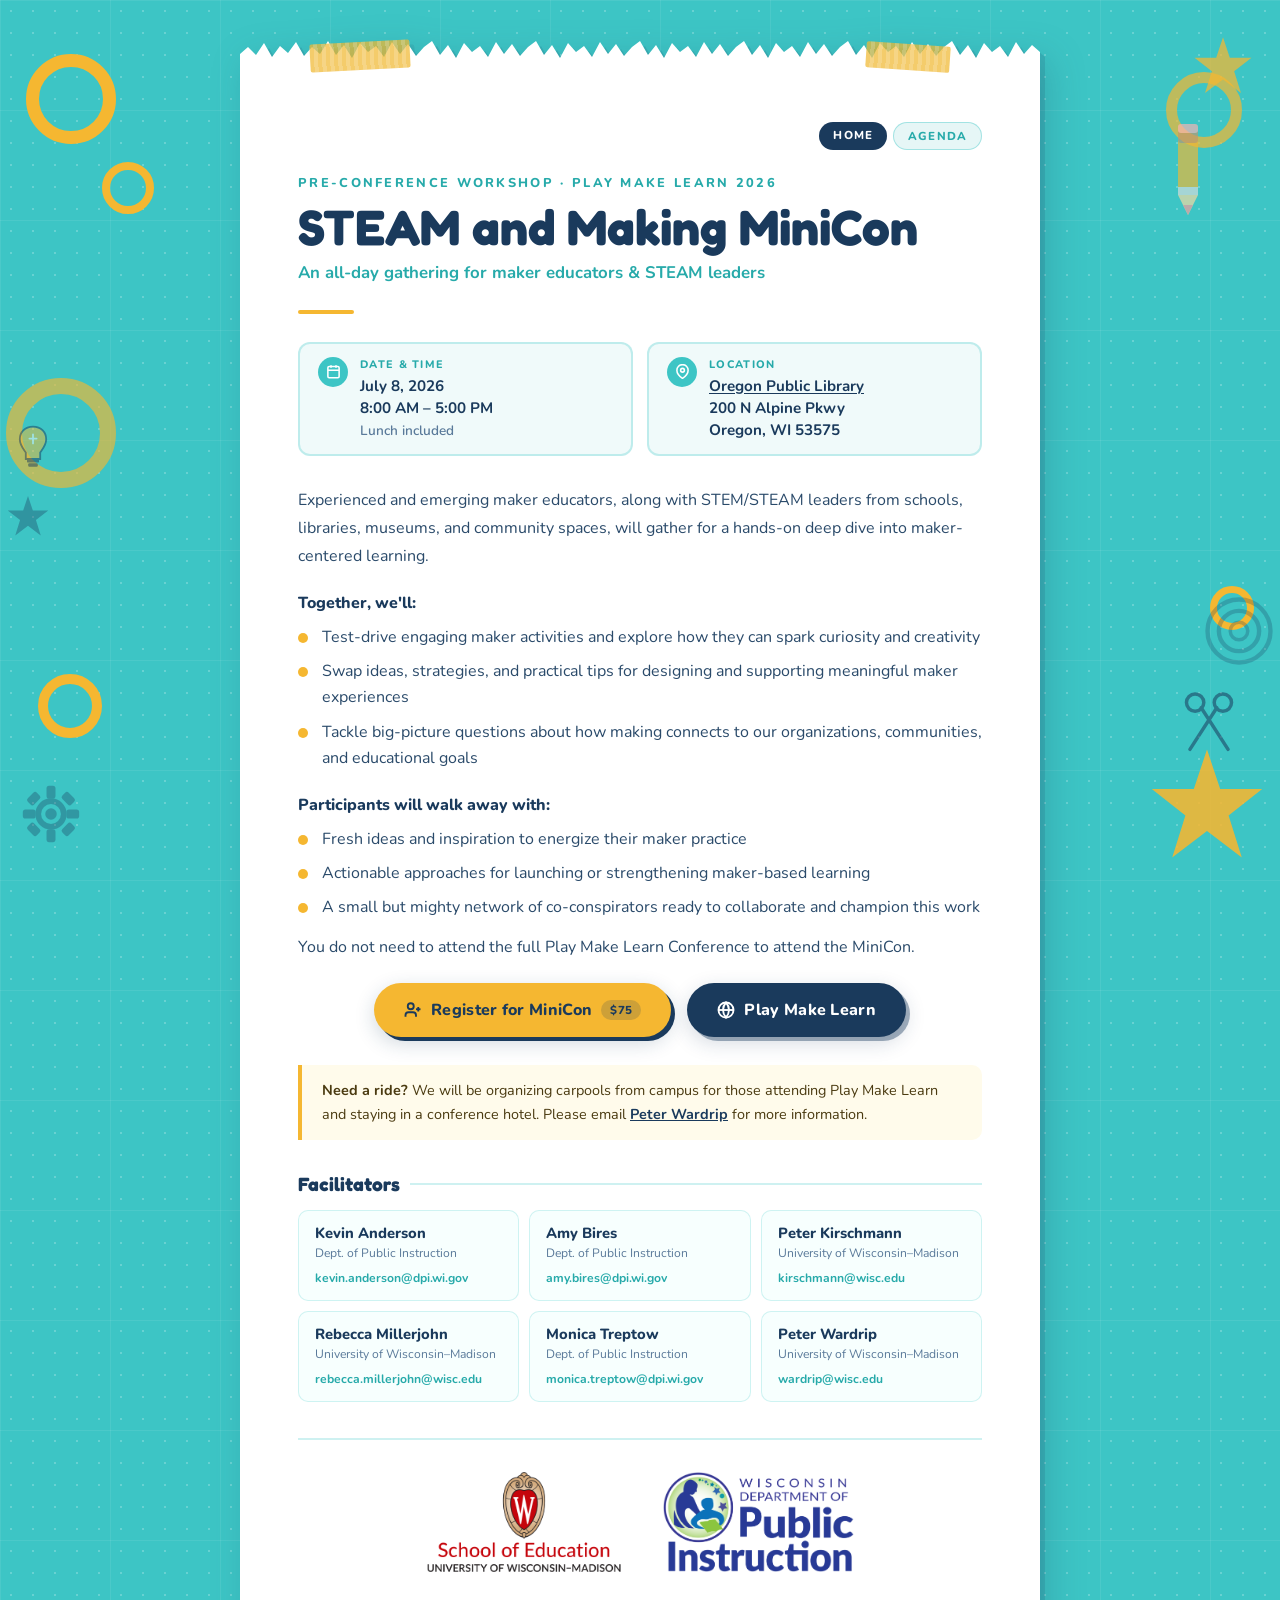
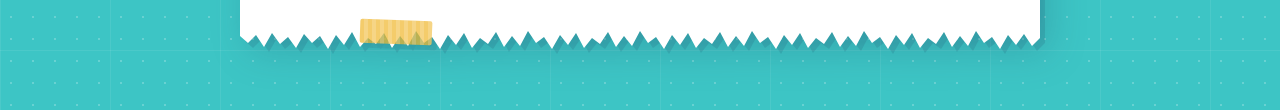
<file: index.html>
<!DOCTYPE html>
<html lang="en">
<head>
  <meta charset="UTF-8">
  <meta name="viewport" content="width=device-width, initial-scale=1.0">
  <title>STEAM and Making MiniCon — Pre-Conference 2026</title>
  <link rel="icon" type="image/x-icon" href="favicon.ico">
  <link rel="preconnect" href="https://fonts.googleapis.com">
  <link rel="preconnect" href="https://fonts.gstatic.com" crossorigin>
  <link href="https://fonts.googleapis.com/css2?family=Fredoka+One&family=Nunito:wght@400;600;700;800&display=swap" rel="stylesheet">
  <link rel="stylesheet" href="styles.css">
  <style>
    /* ─── EVENT META PILLS ───────────────────────────────────────── */
    .meta-row {
      display: flex;
      flex-wrap: wrap;
      gap: 14px;
      margin-bottom: 30px;
    }
    .meta-pill {
      display: flex;
      align-items: flex-start;
      gap: 12px;
      background: #f0fafa;
      border: 2px solid rgba(62,198,198,.28);
      border-radius: 12px;
      padding: 13px 18px;
      flex: 1;
      min-width: 210px;
    }
    .meta-icon {
      flex-shrink: 0;
      width: 30px; height: 30px;
      background: var(--teal);
      border-radius: 50%;
      display: flex; align-items: center; justify-content: center;
      color: #fff;
    }
    .meta-label {
      font-size: .68rem;
      font-weight: 800;
      text-transform: uppercase;
      letter-spacing: .12em;
      color: var(--teal-dark);
      margin-bottom: 3px;
    }
    .meta-val {
      font-size: .95rem;
      font-weight: 700;
      color: var(--navy);
      line-height: 1.45;
    }

    /* ─── DESCRIPTION ────────────────────────────────────────────── */
    .desc {
      font-size: 1rem;
      line-height: 1.75;
      color: #2a4a6a;
      margin-bottom: 22px;
    }
    .desc-list {
      list-style: none;
      margin: 6px 0 18px 0;
      padding: 0;
    }
    .desc-list li {
      font-size: 1rem;
      line-height: 1.65;
      color: #2a4a6a;
      padding: 4px 0 4px 24px;
      position: relative;
    }
    .desc-list li::before {
      content: '';
      position: absolute;
      left: 0;
      top: 13px;
      width: 10px;
      height: 10px;
      border-radius: 50%;
      background: var(--yellow);
    }
    .desc-subhead {
      font-size: 1rem;
      font-weight: 800;
      color: var(--navy);
      margin: 18px 0 4px;
    }

    /* ─── FACILITATORS ───────────────────────────────────────────── */
    .fac-grid {
      display: grid;
      grid-template-columns: repeat(auto-fill, minmax(210px, 1fr));
      gap: 10px;
      margin-bottom: 36px;
    }
    .fac-card {
      background: #f7fffe;
      border: 1.5px solid rgba(62,198,198,.22);
      border-radius: 10px;
      padding: 12px 16px;
    }
    .fac-name  { font-weight: 800; font-size: .92rem; color: var(--navy); margin-bottom: 2px; }
    .fac-org   { font-size: .76rem; color: #5a7a9a; margin-bottom: 5px; }
    .fac-email { font-size: .76rem; color: var(--teal-dark); font-weight: 700; text-decoration: none; }
    .fac-email:hover { text-decoration: underline; }

    /* ─── RESPONSIVE (page-specific overrides) ───────────────────── */
    @media (max-width: 620px) {
      .meta-row { flex-direction: column; }
    }
  </style>
</head>
<body>

  <!-- ── Floating Rings ── -->
  <div class="ring r1"></div>
  <div class="ring r2"></div>
  <div class="ring r3"></div>
  <div class="ring r4"></div>
  <div class="ring r5"></div>
  <div class="ring r6"></div>

  <!-- ── Starburst bottom-right (large yellow) ── -->
  <div class="star-wrap" style="bottom:3%;right:1%;width:120px;animation:spin-cw 22s linear infinite;opacity:.88;">
    <svg viewBox="0 0 100 100"><polygon points="50,2 61,35 96,35 68,57 79,92 50,70 21,92 32,57 4,35 39,35" fill="#F5B731"/></svg>
  </div>
  <!-- ── Starburst top-right (small yellow) ── -->
  <div class="star-wrap" style="top:4%;right:2%;width:62px;animation:spin-ccw 14s linear infinite;opacity:.72;">
    <svg viewBox="0 0 100 100"><polygon points="50,2 61,35 96,35 68,57 79,92 50,70 21,92 32,57 4,35 39,35" fill="#F5B731"/></svg>
  </div>
  <!-- ── Starburst mid-left (small navy) ── -->
  <div class="star-wrap" style="top:55%;left:0.5%;width:44px;animation:spin-cw 30s linear infinite 4s;opacity:.35;">
    <svg viewBox="0 0 100 100"><polygon points="50,2 61,35 96,35 68,57 79,92 50,70 21,92 32,57 4,35 39,35" fill="#1A3A5C"/></svg>
  </div>

  <!-- ── Pencil (top-right) ── -->
  <svg class="doodle" style="top:13%;right:5.5%;width:44px;animation:pencil-bob 4s ease-in-out infinite;opacity:.65;" viewBox="0 0 44 110" fill="none">
    <rect x="12" y="12" width="20" height="62" rx="3" fill="#F5B731"/>
    <rect x="12" y="12" width="20" height="14" rx="3" fill="#C4956A"/>
    <rect x="12" y="70" width="20" height="8" rx="0" fill="#ddd"/>
    <polygon points="12,78 32,78 22,98" fill="#FFDBA0"/>
    <polygon points="17,88 27,88 22,98" fill="#FF9B9B"/>
    <rect x="12" y="7" width="20" height="9" rx="3" fill="#FFB3B3"/>
  </svg>

  <!-- ── Scissors (bottom-right) ── -->
  <svg class="doodle" style="bottom:16%;right:3.5%;width:52px;animation:scissors 2.2s ease-in-out infinite;opacity:.55;" viewBox="0 0 60 80" fill="none">
    <circle cx="14" cy="18" r="10" stroke="#1A3A5C" stroke-width="4" fill="none"/>
    <circle cx="46" cy="18" r="10" stroke="#1A3A5C" stroke-width="4" fill="none"/>
    <line x1="21" y1="24" x2="52" y2="72" stroke="#1A3A5C" stroke-width="4" stroke-linecap="round"/>
    <line x1="39" y1="24" x2="8"  y2="72" stroke="#1A3A5C" stroke-width="4" stroke-linecap="round"/>
  </svg>

  <!-- ── Gear (bottom-left) ── -->
  <svg class="doodle" style="bottom:6%;left:1.5%;width:64px;animation:spin-cw 12s linear infinite;opacity:.32;" viewBox="0 0 100 100">
    <circle cx="50" cy="50" r="20" fill="none" stroke="#1A3A5C" stroke-width="9"/>
    <circle cx="50" cy="50" r="9"  fill="#1A3A5C"/>
    <rect x="43" y="6"  width="14" height="20" rx="4" fill="#1A3A5C"/>
    <rect x="43" y="74" width="14" height="20" rx="4" fill="#1A3A5C"/>
    <rect x="6"  y="43" width="20" height="14" rx="4" fill="#1A3A5C"/>
    <rect x="74" y="43" width="20" height="14" rx="4" fill="#1A3A5C"/>
    <rect x="16" y="16" width="14" height="20" rx="4" fill="#1A3A5C" transform="rotate(45 23 26)"/>
    <rect x="70" y="16" width="14" height="20" rx="4" fill="#1A3A5C" transform="rotate(-45 77 26)"/>
    <rect x="16" y="64" width="14" height="20" rx="4" fill="#1A3A5C" transform="rotate(-45 23 74)"/>
    <rect x="70" y="64" width="14" height="20" rx="4" fill="#1A3A5C" transform="rotate(45 77 74)"/>
  </svg>

  <!-- ── Lightbulb (mid-left) ── -->
  <svg class="doodle" style="top:47%;left:1.2%;width:36px;animation:glow 3.5s ease-in-out infinite;opacity:.5;" viewBox="0 0 60 80" fill="none">
    <path d="M30 6 C16 6 8 16 8 27 C8 37 14 43 18 49 L18 60 L42 60 L42 49 C46 43 52 37 52 27 C52 16 44 6 30 6Z" fill="#F5B731" stroke="#1A3A5C" stroke-width="3"/>
    <rect x="20" y="60" width="20" height="6" rx="2" fill="#1A3A5C"/>
    <rect x="22" y="67" width="16" height="6" rx="2" fill="#1A3A5C"/>
    <line x1="30" y1="19" x2="30" y2="34" stroke="white" stroke-width="3" stroke-linecap="round"/>
    <line x1="24" y1="26" x2="36" y2="26" stroke="white" stroke-width="3" stroke-linecap="round"/>
  </svg>

  <!-- ── Concentric circle doodle (right, dark squiggle like image) ── -->
  <svg class="doodle" style="bottom:26%;right:0.5%;width:70px;opacity:.25;" viewBox="0 0 80 80">
    <circle cx="40" cy="40" r="36" stroke="#1A3A5C" stroke-width="5"  fill="none"/>
    <circle cx="40" cy="40" r="23" stroke="#1A3A5C" stroke-width="5"  fill="none"/>
    <circle cx="40" cy="40" r="10" stroke="#1A3A5C" stroke-width="4"  fill="none"/>
  </svg>

  <!-- ─────────────────────────────────────────────────────────────── -->
  <!-- MAIN CARD                                                        -->
  <!-- ─────────────────────────────────────────────────────────────── -->
  <div class="page">
    <div class="card-wrap">

      <!-- Torn paper top edge -->
      <svg class="tear tear-top" viewBox="0 0 800 26" preserveAspectRatio="none" xmlns="http://www.w3.org/2000/svg">
        <path d="M0,26 L0,16 L8,9 L16,17 L24,5 L32,19 L40,8 L48,15 L56,4 L64,18 L72,9 L80,16 L88,3 L96,17 L104,7 L112,20 L120,5 L128,14 L136,8 L144,19 L152,4 L160,16 L168,6 L176,18 L184,9 L192,3 L200,17 L208,7 L216,20 L224,5 L232,14 L240,8 L248,19 L256,4 L264,16 L272,6 L280,18 L288,9 L296,3 L304,17 L312,7 L320,20 L328,5 L336,14 L344,8 L352,19 L360,4 L368,16 L376,6 L384,18 L392,9 L400,3 L408,17 L416,7 L424,20 L432,5 L440,14 L448,8 L456,19 L464,4 L472,16 L480,6 L488,18 L496,9 L504,3 L512,17 L520,7 L528,20 L536,5 L544,14 L552,8 L560,19 L568,4 L576,16 L584,6 L592,18 L600,9 L608,3 L616,17 L624,7 L632,20 L640,5 L648,14 L656,8 L664,19 L672,4 L680,16 L688,6 L696,18 L704,9 L712,3 L720,17 L728,7 L736,20 L744,5 L752,14 L760,8 L768,19 L776,4 L784,16 L792,7 L800,14 L800,26 Z" fill="white"/>
      </svg>

      <!-- Torn paper bottom edge -->
      <svg class="tear tear-bottom" viewBox="0 0 800 26" preserveAspectRatio="none" xmlns="http://www.w3.org/2000/svg">
        <path d="M0,0 L0,10 L8,17 L16,9 L24,21 L32,7 L40,18 L48,11 L56,22 L64,8 L72,17 L80,10 L88,23 L96,9 L104,19 L112,6 L120,21 L128,12 L136,18 L144,7 L152,22 L160,10 L168,20 L176,5 L184,17 L192,11 L200,23 L208,9 L216,19 L224,7 L232,22 L240,12 L248,18 L256,6 L264,21 L272,10 L280,20 L288,5 L296,17 L304,11 L312,23 L320,9 L328,19 L336,7 L344,22 L352,12 L360,18 L368,6 L376,21 L384,10 L392,20 L400,5 L408,17 L416,11 L424,23 L432,9 L440,19 L448,7 L456,22 L464,12 L472,18 L480,6 L488,21 L496,10 L504,20 L512,5 L520,17 L528,11 L536,23 L544,9 L552,19 L560,7 L568,22 L576,12 L584,18 L592,6 L600,21 L608,10 L616,20 L624,5 L632,17 L640,11 L648,23 L656,9 L664,19 L672,7 L680,22 L688,12 L696,18 L704,6 L712,21 L720,10 L728,20 L736,5 L744,17 L752,11 L760,23 L768,9 L776,19 L784,8 L792,20 L800,12 L800,0 Z" fill="white"/>
      </svg>

      <!-- Masking tape strips -->
      <div class="tape tape-tl"></div>
      <div class="tape tape-tr"></div>
      <div class="tape tape-bl"></div>

      <div class="card">

        <nav class="nav-tabs">
          <a href="index.html" class="nav-tab active">Home</a>
          <a href="agenda.html" class="nav-tab">Agenda</a>
        </nav>

        <p class="eyebrow">Pre-Conference Workshop · Play Make Learn 2026</p>
        <h1 class="title">STEAM and Making MiniCon</h1>
        <p class="subtitle">An all-day gathering for maker educators &amp; STEAM leaders</p>
        <div class="divider"></div>

        <!-- Date / Location meta -->
        <div class="meta-row">
          <div class="meta-pill">
            <div class="meta-icon">
              <!-- Calendar icon -->
              <svg width="15" height="15" viewBox="0 0 24 24" fill="none" stroke="currentColor" stroke-width="2.5"><rect x="3" y="4" width="18" height="18" rx="2"/><line x1="16" y1="2" x2="16" y2="6"/><line x1="8" y1="2" x2="8" y2="6"/><line x1="3" y1="10" x2="21" y2="10"/></svg>
            </div>
            <div>
              <div class="meta-label">Date &amp; Time</div>
              <div class="meta-val">July 8, 2026<br>8:00 AM – 5:00 PM<br><span style="font-weight:600;font-size:.85rem;color:#5a7a9a;">Lunch included</span></div>
            </div>
          </div>
          <div class="meta-pill">
            <div class="meta-icon">
              <!-- Pin icon -->
              <svg width="15" height="15" viewBox="0 0 24 24" fill="none" stroke="currentColor" stroke-width="2.5"><path d="M21 10c0 7-9 13-9 13S3 17 3 10a9 9 0 0 1 18 0z"/><circle cx="12" cy="10" r="3"/></svg>
            </div>
            <div>
              <div class="meta-label">Location</div>
              <div class="meta-val"><a href="https://www.oregonpubliclibrary.org/" target="_blank" rel="noopener" style="color:inherit;text-decoration:underline;text-underline-offset:2px;">Oregon Public Library</a><br>200 N Alpine Pkwy<br>Oregon, WI 53575</div>
            </div>
          </div>
        </div>

        <!-- Description -->
        <p class="desc">Experienced and emerging maker educators, along with STEM/STEAM leaders from schools, libraries, museums, and community spaces, will gather for a hands-on deep dive into maker-centered learning.</p>

        <p class="desc-subhead">Together, we'll:</p>
        <ul class="desc-list">
          <li>Test-drive engaging maker activities and explore how they can spark curiosity and creativity</li>
          <li>Swap ideas, strategies, and practical tips for designing and supporting meaningful maker experiences</li>
          <li>Tackle big-picture questions about how making connects to our organizations, communities, and educational goals</li>
        </ul>

        <p class="desc-subhead">Participants will walk away with:</p>
        <ul class="desc-list">
          <li>Fresh ideas and inspiration to energize their maker practice</li>
          <li>Actionable approaches for launching or strengthening maker-based learning</li>
          <li>A small but mighty network of co-conspirators ready to collaborate and champion this work</li>
        </ul>

        <p class="desc" style="margin-top:-10px;">You do not need to attend the full Play Make Learn Conference to attend the MiniCon.</p>

        <!-- CTA Buttons -->
        <div class="btn-row" style="justify-content:center;margin-bottom:28px;">
          <a href="https://cvent.me/Kye34d" class="btn btn-reg" target="_blank" rel="noopener">
            <svg width="18" height="18" viewBox="0 0 24 24" fill="none" stroke="currentColor" stroke-width="2.5"><path d="M16 21v-2a4 4 0 0 0-4-4H6a4 4 0 0 0-4 4v2"/><circle cx="9" cy="7" r="4"/><line x1="19" y1="8" x2="19" y2="14"/><line x1="22" y1="11" x2="16" y2="11"/></svg>
            Register for MiniCon <span class="badge">$75</span>
          </a>
          <a href="https://playmakelearn.org" class="btn btn-conf" target="_blank" rel="noopener">
            <svg width="18" height="18" viewBox="0 0 24 24" fill="none" stroke="currentColor" stroke-width="2.5"><circle cx="12" cy="12" r="10"/><line x1="2" y1="12" x2="22" y2="12"/><path d="M12 2a15.3 15.3 0 0 1 4 10 15.3 15.3 0 0 1-4 10 15.3 15.3 0 0 1-4-10 15.3 15.3 0 0 1 4-10z"/></svg>
            Play Make Learn
          </a>
        </div>

        <!-- Carpool note -->
        <div class="note">
          <strong>Need a ride?</strong> We will be organizing carpools from campus for those attending Play Make Learn and staying in a conference hotel. Please email <a href="mailto:wardrip@wisc.edu">Peter Wardrip</a> for more information.
        </div>

        <!-- Facilitators -->
        <h2 class="section-head">Facilitators</h2>
        <div class="fac-grid">
          <div class="fac-card">
            <div class="fac-name">Kevin Anderson</div>
            <div class="fac-org">Dept. of Public Instruction</div>
            <a class="fac-email" href="mailto:kevin.anderson@dpi.wi.gov">kevin.anderson@dpi.wi.gov</a>
          </div>
          <div class="fac-card">
            <div class="fac-name">Amy Bires</div>
            <div class="fac-org">Dept. of Public Instruction</div>
            <a class="fac-email" href="mailto:amy.bires@dpi.wi.gov">amy.bires@dpi.wi.gov</a>
          </div>
          <div class="fac-card">
            <div class="fac-name">Peter Kirschmann</div>
            <div class="fac-org">University of Wisconsin–Madison</div>
            <a class="fac-email" href="mailto:kirschmann@wisc.edu">kirschmann@wisc.edu</a>
          </div>
          <div class="fac-card">
            <div class="fac-name">Rebecca Millerjohn</div>
            <div class="fac-org">University of Wisconsin–Madison</div>
            <a class="fac-email" href="mailto:rebecca.millerjohn@wisc.edu">rebecca.millerjohn@wisc.edu</a>
          </div>
          <div class="fac-card">
            <div class="fac-name">Monica Treptow</div>
            <div class="fac-org">Dept. of Public Instruction</div>
            <a class="fac-email" href="mailto:monica.treptow@dpi.wi.gov">monica.treptow@dpi.wi.gov</a>
          </div>
          <div class="fac-card">
            <div class="fac-name">Peter Wardrip</div>
            <div class="fac-org">University of Wisconsin–Madison</div>
            <a class="fac-email" href="mailto:wardrip@wisc.edu">wardrip@wisc.edu</a>
          </div>
        </div>

        <!-- Divider -->
        <div style="height:2px;background:rgba(62,198,198,.25);margin:32px 0;"></div>

        <!-- Partner logos -->
        <div style="display:flex;justify-content:center;align-items:center;gap:40px;flex-wrap:wrap;">
          <a href="https://education.wisc.edu/" target="_blank" rel="noopener">
            <img src="Logos/UW-SoE.png" alt="UW School of Education" style="height:100px;width:auto;display:block;">
          </a>
          <a href="https://dpi.wi.gov/steam" target="_blank" rel="noopener">
            <img src="Logos/DPI.png" alt="Wisconsin Department of Public Instruction" style="height:100px;width:auto;display:block;">
          </a>
        </div>

      </div><!-- /.card -->
    </div><!-- /.card-wrap -->
  </div><!-- /.page -->

</body>
</html>
</file>
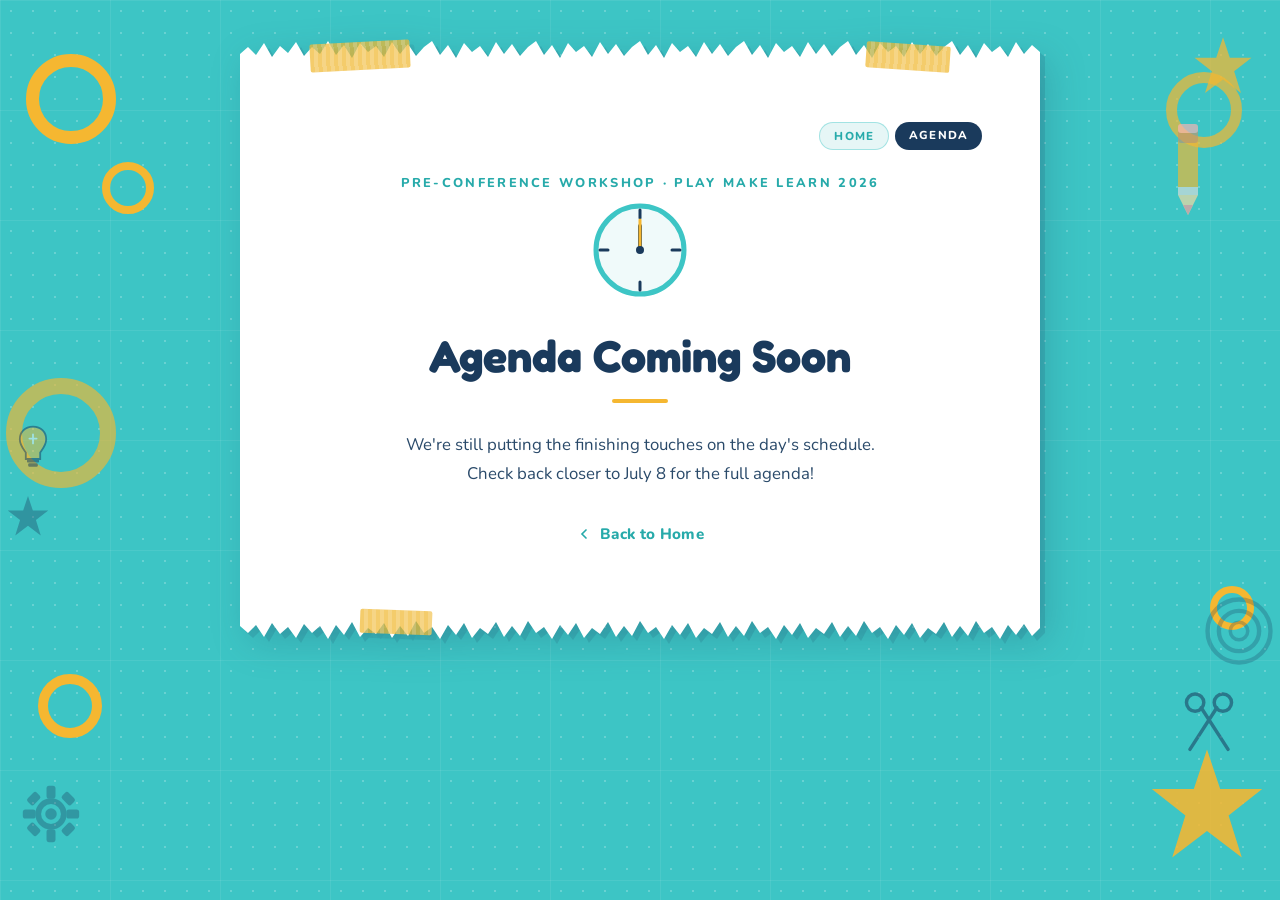
<file: agenda.html>
<!DOCTYPE html>
<html lang="en">
<head>
  <meta charset="UTF-8">
  <meta name="viewport" content="width=device-width, initial-scale=1.0">
  <title>Agenda — STEAM and Making MiniCon 2026</title>
  <link rel="icon" type="image/x-icon" href="favicon.ico">
  <link rel="preconnect" href="https://fonts.googleapis.com">
  <link rel="preconnect" href="https://fonts.gstatic.com" crossorigin>
  <link href="https://fonts.googleapis.com/css2?family=Fredoka+One&family=Nunito:wght@400;600;700;800&display=swap" rel="stylesheet">
  <link rel="stylesheet" href="styles.css">
  <style>
    /* ─── AGENDA: card centred layout ───────────────────────────── */
    .card { text-align: center; padding-bottom: 72px; }

    /* ─── COMING SOON CONTENT ────────────────────────────────────── */
    .cs-icon {
      margin: 0 auto 28px;
      width: 100px;
      height: 100px;
    }
    .cs-title {
      font-family: 'Fredoka One', cursive;
      font-size: clamp(2rem, 6vw, 2.8rem);
      color: var(--navy);
      margin-bottom: 16px;
    }
    .cs-desc {
      font-size: 1.05rem;
      line-height: 1.7;
      color: #2a4a6a;
      max-width: 480px;
      margin: 0 auto 36px;
    }
    .divider { margin: 0 auto 28px; }

    /* ─── AGENDA-SPECIFIC ANIMATIONS ─────────────────────────────── */
    @keyframes clock-tick {
      0%   { transform: rotate(0deg); }
      100% { transform: rotate(360deg); }
    }

    /* ─── RESPONSIVE (page-specific overrides) ───────────────────── */
    @media (max-width: 620px) {
      .card { padding: 52px 24px 56px; }
    }
  </style>
</head>
<body>

  <!-- Rings -->
  <div class="ring r1"></div>
  <div class="ring r2"></div>
  <div class="ring r3"></div>
  <div class="ring r4"></div>
  <div class="ring r5"></div>
  <div class="ring r6"></div>

  <!-- Starbursts -->
  <div class="star-wrap" style="bottom:3%;right:1%;width:120px;animation:spin-cw 22s linear infinite;opacity:.88;">
    <svg viewBox="0 0 100 100"><polygon points="50,2 61,35 96,35 68,57 79,92 50,70 21,92 32,57 4,35 39,35" fill="#F5B731"/></svg>
  </div>
  <div class="star-wrap" style="top:4%;right:2%;width:62px;animation:spin-ccw 14s linear infinite;opacity:.72;">
    <svg viewBox="0 0 100 100"><polygon points="50,2 61,35 96,35 68,57 79,92 50,70 21,92 32,57 4,35 39,35" fill="#F5B731"/></svg>
  </div>
  <div class="star-wrap" style="top:55%;left:0.5%;width:44px;animation:spin-cw 30s linear infinite 4s;opacity:.35;">
    <svg viewBox="0 0 100 100"><polygon points="50,2 61,35 96,35 68,57 79,92 50,70 21,92 32,57 4,35 39,35" fill="#1A3A5C"/></svg>
  </div>

  <!-- Pencil -->
  <svg class="doodle" style="top:13%;right:5.5%;width:44px;animation:pencil-bob 4s ease-in-out infinite;opacity:.65;" viewBox="0 0 44 110" fill="none">
    <rect x="12" y="12" width="20" height="62" rx="3" fill="#F5B731"/>
    <rect x="12" y="12" width="20" height="14" rx="3" fill="#C4956A"/>
    <rect x="12" y="70" width="20" height="8" rx="0" fill="#ddd"/>
    <polygon points="12,78 32,78 22,98" fill="#FFDBA0"/>
    <polygon points="17,88 27,88 22,98" fill="#FF9B9B"/>
    <rect x="12" y="7" width="20" height="9" rx="3" fill="#FFB3B3"/>
  </svg>

  <!-- Scissors -->
  <svg class="doodle" style="bottom:16%;right:3.5%;width:52px;animation:scissors 2.2s ease-in-out infinite;opacity:.55;" viewBox="0 0 60 80" fill="none">
    <circle cx="14" cy="18" r="10" stroke="#1A3A5C" stroke-width="4" fill="none"/>
    <circle cx="46" cy="18" r="10" stroke="#1A3A5C" stroke-width="4" fill="none"/>
    <line x1="21" y1="24" x2="52" y2="72" stroke="#1A3A5C" stroke-width="4" stroke-linecap="round"/>
    <line x1="39" y1="24" x2="8"  y2="72" stroke="#1A3A5C" stroke-width="4" stroke-linecap="round"/>
  </svg>

  <!-- Gear -->
  <svg class="doodle" style="bottom:6%;left:1.5%;width:64px;animation:spin-cw 12s linear infinite;opacity:.32;" viewBox="0 0 100 100">
    <circle cx="50" cy="50" r="20" fill="none" stroke="#1A3A5C" stroke-width="9"/>
    <circle cx="50" cy="50" r="9"  fill="#1A3A5C"/>
    <rect x="43" y="6"  width="14" height="20" rx="4" fill="#1A3A5C"/>
    <rect x="43" y="74" width="14" height="20" rx="4" fill="#1A3A5C"/>
    <rect x="6"  y="43" width="20" height="14" rx="4" fill="#1A3A5C"/>
    <rect x="74" y="43" width="20" height="14" rx="4" fill="#1A3A5C"/>
    <rect x="16" y="16" width="14" height="20" rx="4" fill="#1A3A5C" transform="rotate(45 23 26)"/>
    <rect x="70" y="16" width="14" height="20" rx="4" fill="#1A3A5C" transform="rotate(-45 77 26)"/>
    <rect x="16" y="64" width="14" height="20" rx="4" fill="#1A3A5C" transform="rotate(-45 23 74)"/>
    <rect x="70" y="64" width="14" height="20" rx="4" fill="#1A3A5C" transform="rotate(45 77 74)"/>
  </svg>

  <!-- Lightbulb -->
  <svg class="doodle" style="top:47%;left:1.2%;width:36px;animation:glow 3.5s ease-in-out infinite;opacity:.5;" viewBox="0 0 60 80" fill="none">
    <path d="M30 6 C16 6 8 16 8 27 C8 37 14 43 18 49 L18 60 L42 60 L42 49 C46 43 52 37 52 27 C52 16 44 6 30 6Z" fill="#F5B731" stroke="#1A3A5C" stroke-width="3"/>
    <rect x="20" y="60" width="20" height="6" rx="2" fill="#1A3A5C"/>
    <rect x="22" y="67" width="16" height="6" rx="2" fill="#1A3A5C"/>
    <line x1="30" y1="19" x2="30" y2="34" stroke="white" stroke-width="3" stroke-linecap="round"/>
    <line x1="24" y1="26" x2="36" y2="26" stroke="white" stroke-width="3" stroke-linecap="round"/>
  </svg>

  <!-- Concentric circles -->
  <svg class="doodle" style="bottom:26%;right:0.5%;width:70px;opacity:.25;" viewBox="0 0 80 80">
    <circle cx="40" cy="40" r="36" stroke="#1A3A5C" stroke-width="5" fill="none"/>
    <circle cx="40" cy="40" r="23" stroke="#1A3A5C" stroke-width="5" fill="none"/>
    <circle cx="40" cy="40" r="10" stroke="#1A3A5C" stroke-width="4" fill="none"/>
  </svg>

  <!-- ─────────────────────────────────────────────────────────────── -->
  <!-- MAIN CARD                                                        -->
  <!-- ─────────────────────────────────────────────────────────────── -->
  <div class="page">
    <div class="card-wrap">

      <!-- Torn paper top edge -->
      <svg class="tear tear-top" viewBox="0 0 800 26" preserveAspectRatio="none" xmlns="http://www.w3.org/2000/svg">
        <path d="M0,26 L0,16 L8,9 L16,17 L24,5 L32,19 L40,8 L48,15 L56,4 L64,18 L72,9 L80,16 L88,3 L96,17 L104,7 L112,20 L120,5 L128,14 L136,8 L144,19 L152,4 L160,16 L168,6 L176,18 L184,9 L192,3 L200,17 L208,7 L216,20 L224,5 L232,14 L240,8 L248,19 L256,4 L264,16 L272,6 L280,18 L288,9 L296,3 L304,17 L312,7 L320,20 L328,5 L336,14 L344,8 L352,19 L360,4 L368,16 L376,6 L384,18 L392,9 L400,3 L408,17 L416,7 L424,20 L432,5 L440,14 L448,8 L456,19 L464,4 L472,16 L480,6 L488,18 L496,9 L504,3 L512,17 L520,7 L528,20 L536,5 L544,14 L552,8 L560,19 L568,4 L576,16 L584,6 L592,18 L600,9 L608,3 L616,17 L624,7 L632,20 L640,5 L648,14 L656,8 L664,19 L672,4 L680,16 L688,6 L696,18 L704,9 L712,3 L720,17 L728,7 L736,20 L744,5 L752,14 L760,8 L768,19 L776,4 L784,16 L792,7 L800,14 L800,26 Z" fill="white"/>
      </svg>

      <!-- Torn paper bottom edge -->
      <svg class="tear tear-bottom" viewBox="0 0 800 26" preserveAspectRatio="none" xmlns="http://www.w3.org/2000/svg">
        <path d="M0,0 L0,10 L8,17 L16,9 L24,21 L32,7 L40,18 L48,11 L56,22 L64,8 L72,17 L80,10 L88,23 L96,9 L104,19 L112,6 L120,21 L128,12 L136,18 L144,7 L152,22 L160,10 L168,20 L176,5 L184,17 L192,11 L200,23 L208,9 L216,19 L224,7 L232,22 L240,12 L248,18 L256,6 L264,21 L272,10 L280,20 L288,5 L296,17 L304,11 L312,23 L320,9 L328,19 L336,7 L344,22 L352,12 L360,18 L368,6 L376,21 L384,10 L392,20 L400,5 L408,17 L416,11 L424,23 L432,9 L440,19 L448,7 L456,22 L464,12 L472,18 L480,6 L488,21 L496,10 L504,20 L512,5 L520,17 L528,11 L536,23 L544,9 L552,19 L560,7 L568,22 L576,12 L584,18 L592,6 L600,21 L608,10 L616,20 L624,5 L632,17 L640,11 L648,23 L656,9 L664,19 L672,7 L680,22 L688,12 L696,18 L704,6 L712,21 L720,10 L728,20 L736,5 L744,17 L752,11 L760,23 L768,9 L776,19 L784,8 L792,20 L800,12 L800,0 Z" fill="white"/>
      </svg>

      <!-- Masking tape -->
      <div class="tape tape-tl"></div>
      <div class="tape tape-tr"></div>
      <div class="tape tape-bl"></div>

      <div class="card">

        <nav class="nav-tabs">
          <a href="index.html" class="nav-tab">Home</a>
          <a href="agenda.html" class="nav-tab active">Agenda</a>
        </nav>

        <p class="eyebrow">Pre-Conference Workshop · Play Make Learn 2026</p>

        <!-- Animated clock/construction SVG -->
        <div class="cs-icon">
          <svg viewBox="0 0 100 100" fill="none" xmlns="http://www.w3.org/2000/svg">
            <!-- Clock face -->
            <circle cx="50" cy="50" r="44" fill="#f0fafa" stroke="#3DC5C5" stroke-width="5"/>
            <!-- Tick marks -->
            <line x1="50" y1="10" x2="50" y2="18" stroke="#1A3A5C" stroke-width="3" stroke-linecap="round"/>
            <line x1="50" y1="82" x2="50" y2="90" stroke="#1A3A5C" stroke-width="3" stroke-linecap="round"/>
            <line x1="10" y1="50" x2="18" y2="50" stroke="#1A3A5C" stroke-width="3" stroke-linecap="round"/>
            <line x1="82" y1="50" x2="90" y2="50" stroke="#1A3A5C" stroke-width="3" stroke-linecap="round"/>
            <!-- Hour hand -->
            <line x1="50" y1="50" x2="50" y2="26" stroke="#1A3A5C" stroke-width="4" stroke-linecap="round"/>
            <!-- Minute hand (animated) -->
            <g style="transform-origin:50px 50px; animation: clock-tick 6s linear infinite;">
              <line x1="50" y1="50" x2="50" y2="20" stroke="#F5B731" stroke-width="3" stroke-linecap="round"/>
            </g>
            <!-- Center dot -->
            <circle cx="50" cy="50" r="4" fill="#1A3A5C"/>
          </svg>
        </div>

        <h1 class="cs-title">Agenda Coming Soon</h1>
        <div class="divider"></div>
        <p class="cs-desc">
          We're still putting the finishing touches on the day's schedule. Check back closer to July 8 for the full agenda!
        </p>

        <a href="index.html" class="back-link">
          <svg width="16" height="16" viewBox="0 0 24 24" fill="none" stroke="currentColor" stroke-width="2.5" stroke-linecap="round"><polyline points="15 18 9 12 15 6"/></svg>
          Back to Home
        </a>
      </div><!-- /.card -->
    </div><!-- /.card-wrap -->
  </div><!-- /.page -->

</body>
</html>
</file>
<file: styles.css>
/* ═══════════════════════════════════════════════════════════════════
   STEAM and Making MiniCon — Shared Stylesheet
   ═══════════════════════════════════════════════════════════════════ */

*, *::before, *::after { box-sizing: border-box; margin: 0; padding: 0; }

/* ─── CUSTOM PROPERTIES ──────────────────────────────────────────── */
:root {
  --teal:       #3DC5C5;
  --teal-dark:  #27AAAA;
  --teal-grid:  #35b8b8;
  --navy:       #1A3A5C;
  --yellow:     #F5B731;
  --yellow-dk:  #D99E20;
  --white:      #FFFFFF;
  --kraft:      #C4956A;
}

/* ─── BODY / BACKGROUND ──────────────────────────────────────────── */
body {
  min-height: 100vh;
  background-color: var(--teal);
  background-image:
    radial-gradient(circle, rgba(255,255,255,0.22) 1.5px, transparent 1.5px),
    linear-gradient(rgba(255,255,255,0.07) 1px, transparent 1px),
    linear-gradient(90deg, rgba(255,255,255,0.07) 1px, transparent 1px);
  background-size: 22px 22px, 110px 110px, 110px 110px;
  font-family: 'Nunito', sans-serif;
  color: var(--navy);
  overflow-x: hidden;
  padding: 60px 24px 80px;
}

/* ─── BACKGROUND DECORATIVE RINGS ───────────────────────────────── */
.ring {
  position: fixed;
  border-radius: 50%;
  border-style: solid;
  border-color: var(--yellow);
  pointer-events: none;
  z-index: 0;
}
.r1 { width:90px;  height:90px;  border-width:13px; top:6%;    left:2%;   animation: bob1 5.2s ease-in-out infinite; }
.r2 { width:52px;  height:52px;  border-width:8px;  top:18%;   left:8%;   animation: bob2 7.0s ease-in-out infinite 1.1s; }
.r3 { width:110px; height:110px; border-width:16px; top:42%;   left:0.5%; animation: bob1 6.3s ease-in-out infinite 0.6s; opacity:.65; }
.r4 { width:64px;  height:64px;  border-width:10px; bottom:18%;left:3%;   animation: bob2 8.5s ease-in-out infinite 2s; }
.r5 { width:76px;  height:76px;  border-width:11px; top:8%;    right:3%;  animation: bob1 6.8s ease-in-out infinite 1.5s; opacity:.7; }
.r6 { width:44px;  height:44px;  border-width:7px;  bottom:30%;right:2%;  animation: bob2 5.9s ease-in-out infinite 0.8s; }

/* ─── STARBURST / CRAFT SHAPES ───────────────────────────────────── */
.star-wrap {
  position: fixed;
  pointer-events: none;
  z-index: 0;
}

/* ─── FLOATING DOODLE ICONS ──────────────────────────────────────── */
.doodle {
  position: fixed;
  pointer-events: none;
  z-index: 0;
}

/* ─── ANIMATIONS ─────────────────────────────────────────────────── */
@keyframes bob1 {
  0%,100% { transform: translateY(0)     rotate(0deg); }
  50%      { transform: translateY(-20px) rotate(7deg); }
}
@keyframes bob2 {
  0%,100% { transform: translateY(0)     rotate(0deg); }
  50%      { transform: translateY(-14px) rotate(-5deg); }
}
@keyframes spin-cw  { to { transform: rotate(360deg);  } }
@keyframes spin-ccw { to { transform: rotate(-360deg); } }
@keyframes pencil-bob {
  0%,100% { transform: translateY(0)    rotate(-14deg); }
  50%      { transform: translateY(-9px) rotate(-9deg); }
}
@keyframes scissors {
  0%,100% { transform: rotate(-22deg); }
  50%      { transform: rotate(-8deg); }
}
@keyframes glow {
  0%,100% { opacity:.45; }
  50%      { opacity:.9;  }
}
@keyframes card-in {
  from { opacity:0; transform: translateY(36px); }
  to   { opacity:1; transform: translateY(0); }
}
@keyframes btn-pulse {
  0%,100% { box-shadow: 4px 4px 0 var(--navy), 0 6px 20px rgba(26,58,92,.2); }
  50%      { box-shadow: 4px 4px 0 var(--navy), 0 10px 28px rgba(26,58,92,.35); }
}

/* ─── PAGE WRAPPER ───────────────────────────────────────────────── */
.page {
  position: relative;
  z-index: 1;
  max-width: 800px;
  margin: 0 auto;
}

/* ─── CARD WRAPPER ───────────────────────────────────────────────── */
.card-wrap {
  position: relative;
  animation: card-in .9s cubic-bezier(.34,1.56,.64,1) both;
  filter: drop-shadow(5px 5px 0 rgba(26,58,92,.14)) drop-shadow(8px 10px 18px rgba(26,58,92,.2));
}

/* Torn-paper SVGs */
.tear {
  position: absolute;
  left: 0;
  right: 0;
  width: 100%;
  pointer-events: none;
  display: block;
}
.tear-top    { top:    -22px; height: 26px; }
.tear-bottom { bottom: -22px; height: 26px; }

/* ─── CARD ───────────────────────────────────────────────────────── */
.card {
  position: relative;
  background: var(--white);
  padding: 62px 58px 58px;
}

/* ─── MASKING TAPE ───────────────────────────────────────────────── */
.tape {
  position: absolute;
  background: rgba(240,185,50,.72);
  z-index: 20;
  border-radius: 2px;
}
.tape::after {
  content: '';
  position: absolute;
  inset: 0;
  border-radius: 2px;
  background: repeating-linear-gradient(
    90deg,
    transparent 0px, transparent 4px,
    rgba(255,255,255,.18) 4px, rgba(255,255,255,.18) 8px
  );
}
.tape-tl { width:100px; height:28px; top:-18px;    left:70px;   transform: rotate(-3deg); }
.tape-tr { width: 84px; height:26px; top:-16px;    right:90px;  transform: rotate(4deg);  }
.tape-bl { width: 72px; height:24px; bottom:-14px; left:120px;  transform: rotate(2deg);  }

/* ─── TYPOGRAPHY ─────────────────────────────────────────────────── */
.eyebrow {
  font-weight: 800;
  font-size: .8rem;
  letter-spacing: .18em;
  text-transform: uppercase;
  color: var(--teal-dark);
  margin-bottom: 8px;
}
.title {
  font-family: 'Fredoka One', cursive;
  font-size: clamp(2.1rem, 6vw, 3.1rem);
  color: var(--navy);
  line-height: 1.1;
  margin-bottom: 6px;
}
.subtitle {
  font-weight: 700;
  font-size: 1.05rem;
  color: var(--teal-dark);
  margin-bottom: 26px;
}
.divider {
  width: 56px; height: 4px;
  background: var(--yellow);
  border-radius: 2px;
  margin-bottom: 28px;
}
.section-head {
  font-family: 'Fredoka One', cursive;
  font-size: 1.2rem;
  color: var(--navy);
  margin-bottom: 14px;
  display: flex;
  align-items: center;
  gap: 10px;
}
.section-head::after {
  content: '';
  flex: 1;
  height: 2px;
  background: rgba(62,198,198,.25);
}

/* ─── NAV TABS ───────────────────────────────────────────────────── */
.nav-tabs {
  display: flex;
  justify-content: flex-end;
  gap: 6px;
  margin-bottom: 24px;
}
.nav-tab {
  font-family: 'Nunito', sans-serif;
  font-weight: 800;
  font-size: .72rem;
  letter-spacing: .1em;
  text-transform: uppercase;
  text-decoration: none;
  padding: 5px 14px;
  border-radius: 50px;
  transition: background .15s, color .15s;
}
.nav-tab.active {
  background: var(--navy);
  color: var(--white);
}
.nav-tab:not(.active) {
  background: #e6f6f6;
  color: var(--teal-dark);
  border: 1.5px solid rgba(62,198,198,.4);
}
.nav-tab:not(.active):hover {
  background: #cfeeed;
}

/* ─── CALLOUT NOTE ───────────────────────────────────────────────── */
.note {
  background: #fffbeb;
  border-left: 4px solid var(--yellow);
  border-radius: 0 10px 10px 0;
  padding: 14px 20px;
  font-size: .9rem;
  line-height: 1.65;
  color: #4a3a10;
  margin-bottom: 32px;
}
.note a { color: var(--navy); font-weight: 700; }

/* ─── BUTTONS ────────────────────────────────────────────────────── */
.btn-row {
  display: flex;
  flex-wrap: wrap;
  gap: 16px;
}
.btn {
  display: inline-flex;
  align-items: center;
  gap: 9px;
  padding: 16px 30px;
  border-radius: 50px;
  font-family: 'Nunito', sans-serif;
  font-weight: 800;
  font-size: 1rem;
  text-decoration: none;
  letter-spacing: .02em;
  transition: transform .2s cubic-bezier(.34,1.56,.64,1), box-shadow .2s;
}
.btn:hover { transform: translateY(-5px) rotate(-1.5deg); }

.btn-reg {
  background: var(--yellow);
  color: var(--navy);
  box-shadow: 4px 4px 0 var(--navy), 0 6px 20px rgba(26,58,92,.2);
  animation: btn-pulse 3s ease-in-out infinite;
}
.btn-reg:hover { box-shadow: 6px 6px 0 var(--navy), 0 12px 28px rgba(26,58,92,.3); animation: none; }

.btn-conf {
  background: var(--navy);
  color: var(--white);
  box-shadow: 4px 4px 0 rgba(26,58,92,.4), 0 6px 20px rgba(26,58,92,.18);
}
.btn-conf:hover { box-shadow: 6px 6px 0 rgba(26,58,92,.5), 0 12px 28px rgba(26,58,92,.28); }

.badge {
  display: inline-flex;
  align-items: center;
  background: rgba(26,58,92,.18);
  color: var(--navy);
  font-size: .72rem;
  font-weight: 800;
  padding: 2px 9px;
  border-radius: 20px;
}

/* ─── BACK LINK ──────────────────────────────────────────────────── */
.back-link {
  display: inline-flex;
  align-items: center;
  gap: 8px;
  font-family: 'Nunito', sans-serif;
  font-weight: 800;
  font-size: .95rem;
  color: var(--teal-dark);
  text-decoration: none;
  letter-spacing: .02em;
  transition: color .15s;
}
.back-link:hover { color: var(--navy); }

/* ─── RESPONSIVE ─────────────────────────────────────────────────── */
@media (max-width: 620px) {
  body  { padding: 48px 14px 70px; }
  .card { padding: 52px 24px 44px; }
  .btn-row  { flex-direction: column; }
  .btn      { justify-content: center; }
  .r3, .r4, .r6 { display: none; }
}
</file>
